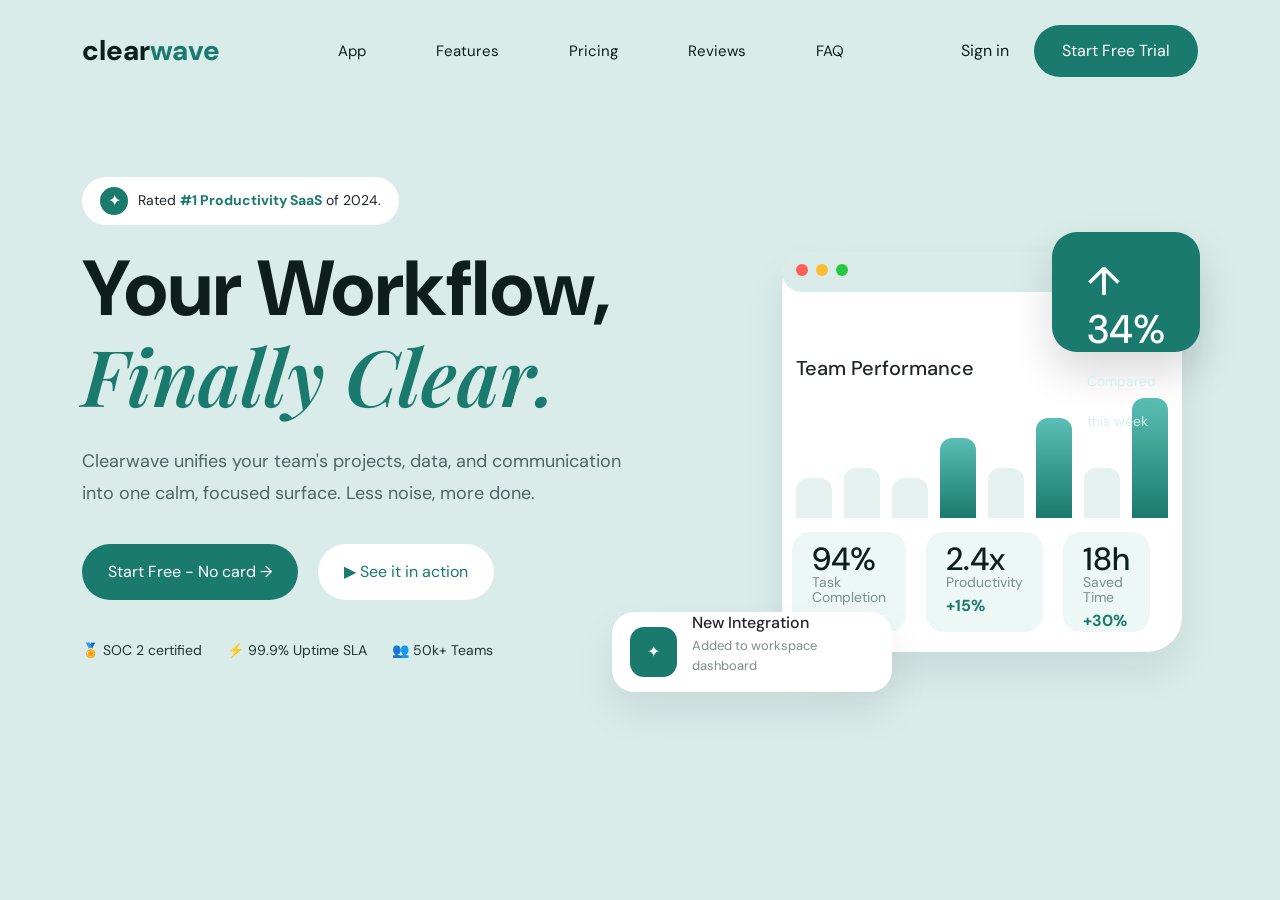
<file: index.html>
<!DOCTYPE html>
<html lang="en">
<head>
    <meta charset="UTF-8">
    <meta name="viewport" content="width=device-width, initial-scale=1.0">
    <link href="https://cdn.jsdelivr.net/npm/bootstrap@5.3.3/dist/css/bootstrap.min.css" rel="stylesheet">
    <link rel="stylesheet" href="chick1.css">
    <link rel="preconnect" href="https://fonts.googleapis.com">
<link rel="preconnect" href="https://fonts.gstatic.com" crossorigin>
<link href="https://fonts.googleapis.com/css2?family=DM+Sans:ital,opsz,wght@0,9..40,100..1000;1,9..40,100..1000&family=Playfair+Display:ital,wght@0,400..900;1,400..900&display=swap" rel="stylesheet">
    <title>Integrations Section</title>
</head>
</head>

<body>

<header>
    <nav class="navbar navbar-expand-lg">
        <div class="container">

            <div class="clear">
                clear<span>wave</span>
            </div>

            <div class="links d-flex">
                <a href="#">App</a>
                <a href="#">Features</a>
                <a href="#">Pricing</a>
                <a href="#">Reviews</a>
                <a href="#">FAQ</a>
            </div>

            <div class="btn-group-custom">
                <a href="#" class="signin">Sign in</a>
                <button class="signin-btn">
                    Start Free Trial
                </button>
            </div>

        </div>
    </nav>
</header>

<section class="hero-section">

    <div class="container">

        <div class="row align-items-center">


            <div class="col-lg-6">

                <div class="badge-container">
                    <div class="badge-icon">✦</div>

                    <div class="badge-text">
                        Rated <span>#1 Productivity SaaS</span> of 2024.
                    </div>
                </div>

                <div class="content-section">

                    <h1 class="header">
                        Your Workflow,
                    </h1>

                    <h1 class="header">
                        <span>Finally Clear.</span>
                    </h1>

                </div>

                <div class="content-description">

                    <p class="content">
                        Clearwave unifies your team's projects, data,
                        and communication into one calm, focused
                        surface. Less noise, more done.
                    </p>

                </div>

                <div class="btn-click">

                    <button class="first-btn">
                        Start Free - No card →
                    </button>

                    <button class="second-btn">
                        ▶ See it in action
                    </button>

                </div>

                <div class="three">

                    <ul>
                        <li>🏅 SOC 2 certified</li>
                        <li>⚡ 99.9% Uptime SLA</li>
                        <li>👥 50k+ Teams</li>
                    </ul>

                </div>

            </div>


            <div class="col-lg-6">

                <div class="right">

                    <div class="dashboard">

                        <div class="dashboard-top">

                            <div class="dots">
                                <span class="red"></span>
                                <span class="yellow"></span>
                                <span class="green"></span>
                            </div>

                            <h3>Team Performance</h3>

                            <div class="chart">

                                <div class="bar small"></div>
                                <div class="bar medium"></div>
                                <div class="bar small"></div>

                                <div class="bar active tall"></div>

                                <div class="bar medium"></div>

                                <div class="bar active extra"></div>

                                <div class="bar medium"></div>

                                <div class="bar active huge"></div>

                            </div>

                        </div>

                        <div class="stats">

                            <div class="box">
                                <h2>94%</h2>
                                <p>Task Completion</p>
                                <span>+20%</span>
                            </div>

                            <div class="box">
                                <h2>2.4x</h2>
                                <p>Productivity</p>
                                <span>+15%</span>
                            </div>

                            <div class="box">
                                <h2>18h</h2>
                                <p>Saved Time</p>
                                <span>+30%</span>
                            </div>

                        </div>

                    </div>

                    <div class="integration-card">

                        <div class="icon">✦</div>

                        <div class="text">
                            <h4>New Integration</h4>
                            <p>Added to workspace dashboard</p>
                        </div>

                    </div>

                    <div class="growth-card">
                        <h2>↑ 34%</h2>
                        <p>Compared this week</p>
                    </div>

                </div>

            </div>

        </div>

    </div>

</section>

</body>
</html>
</file>
<file: chick1.css>
:root{
    --accent:#1A7A6E;
    --accent-light:#5BBFB5;
}

*{
    margin:0;
    padding:0;
    box-sizing:border-box;
}

body{
    font-family:'DM Sans',sans-serif;
    background:#d9ecea;
    overflow-x:hidden;
}



.navbar{
    padding:25px 0;
}

.clear{
    color:#0D1E1C;
    font-size:28px;
    font-weight:800;
}

.clear span{
    color:#1A7A6E;
}

.links{
    display:flex;
    gap:70px;
}

.links a{
    text-decoration:none;
    color:#0D1E1C;
    font-size:15px;
    
}

.btn-group-custom{
    display:flex;
    align-items:center;
    gap:25px;
}

.signin{
    text-decoration:none;
    color:#0D1E1C;
}

.signin-btn{
    border:none;
    background:#1A7A6E;
    color:white;
    padding:14px 28px;
    border-radius:999px;
    cursor:pointer;
}

.hero-section{
    padding:50px 0;
}



.badge-container{
    display:inline-flex;
    align-items:center;
    gap:10px;
    background:#fff;
    padding:10px 18px;
    border-radius:40px;
    margin-bottom:25px;
}

.badge-icon{
    width:28px;
    height:28px;
    border-radius:50%;
    background:#1A7A6E;
    color:#fff;
    display:flex;
    justify-content:center;
    align-items:center;
}

.badge-text{
    font-size:14px;
}

.badge-text span{
    color:#1A7A6E;
    font-weight:700;
}



.header{
    font-size:78px;
    line-height:1;
    font-weight:800;
    color:#0D1E1C;
}

.header span{
    color:#1A7A6E;
    font-family:'Playfair Display',serif;
    font-style:italic;
    font-weight:600;
}

.content-description{
    margin-top:25px;
}

.content{
    font-size:18px;
    line-height:1.8;
    color:#4d6663;
}

.btn-click{
    display:flex;
    gap:20px;
    margin-top:35px;
}

.first-btn{
    border:none;
    background:#1A7A6E;
    color:white;
    padding:16px 26px;
    border-radius:999px;
}

.second-btn{
    border:none;
    background:white;
    color:#1A7A6E;
    padding:16px 26px;
    border-radius:999px;
}



.three{
    margin-top:40px;
}

.three ul{
    list-style:none;
    display:flex;
    gap:25px;
    padding-left:0;
}

.three li{
    font-size:14px;
    color:#233533;
}



.right{
    position:relative;
    min-height:450px;
}



.dashboard{
    background:white;
    border-radius:35px;
    padding:30px;
    height:400px;
    width:400px;
    margin-top:100px;
    margin-left:130px;
    box-shadow:0 20px 40px rgba(0,0,0,.08);



}.dashboard-top{
    background-color:#d9ecea;
    height:40px;
    border-radius:60px;
    width:400px;
    padding:12px 14px;
    margin-top:-30px;
    margin-right:200px;
    margin-left:-30px;


}

.dots{
    display:flex;
    gap:8px;
    margin-bottom:120px;
    border-color:#bef3ee;
    
    
}

.dots span{
    width:12px;
    height:12px;
    border-radius:50%;
}

.red{
    background:#ff5f57;
}

.yellow{
    background:#febc2e;
}

.green{
    background:#28c840;
}

.dashboard h3{
    font-size:20px;
    margin-top:-40px;

}



.chart{
    height:180px;
    display:flex;
    align-items:flex-end;
    gap:12px;
    margin-top:-50px;
}

.bar{
    width:100px;
    border-radius:12px 12px 0 0;
}

.small{
    height:40px;
    background:#e6f2ef;
}

.medium{
    height:50px;
    background:#e6f2ef;
    width:100px;
}

.tall{
    height:80px;
}

.extra{
    height:100px;
}

.huge{
    height:120px;
}

.active{
    background:linear-gradient(
        to top,
        #1A7A6E,
        #5BBFB5
    );
}


.stats{
    display:flex;
    gap:20px;
    margin-top:240px;
    width:280px;
    margin-left:-20px;
    height:100px;
   

}

.box{
    flex:1;
    background:#edf8f6;
    border-radius:18px;
    padding:20px;
    line-height: 15px;
}

.box h2{
    font-size:32px;
    color:#0D1E1C;
    line-height: 15px;
}

.box p{
    color:#7b8f8b;
    line-height: 15px;
    font-size:14px;
    margin:8px 0;
}

.box span{
    color:#1A7A6E;
    font-weight:700;
}



.integration-card{
    position:absolute;
    background:white;
    width:280px;
    height:80px;
    padding:18px;
    border-radius:22px;
    display:flex;
    align-items:center;
    gap:15px;
    margin-left:-40px;
    margin-top:-40px;
    box-shadow:0 20px 40px rgba(0,0,0,.08);
}

.icon{
    width:50px;
    height:50px;
    border-radius:14px;
    background:#1A7A6E;
    color:white;
    display:flex;
    justify-content:center;
    align-items:center;
}

.text h4{
    font-size:16px;
    margin-bottom:4px;
}

.text p{
    font-size:13px;
    color:#7b8f8b;
}

.growth-card{
    position:absolute;
    height:120px;
    line-height: 40px;
    top:10px;
    margin-left:400px;
    margin-top:-30px;
    background:#1A7A6E;
    color:white;
    padding:25px 35px;
    border-radius:25px;
    box-shadow:0 20px 40px rgba(0,0,0,.15);
}

.growth-card h2{
    font-size:40px;
    margin-bottom:8px;
}

.growth-card p{
    font-size:14px;
    color:#d5f2ee;
}
</file>
